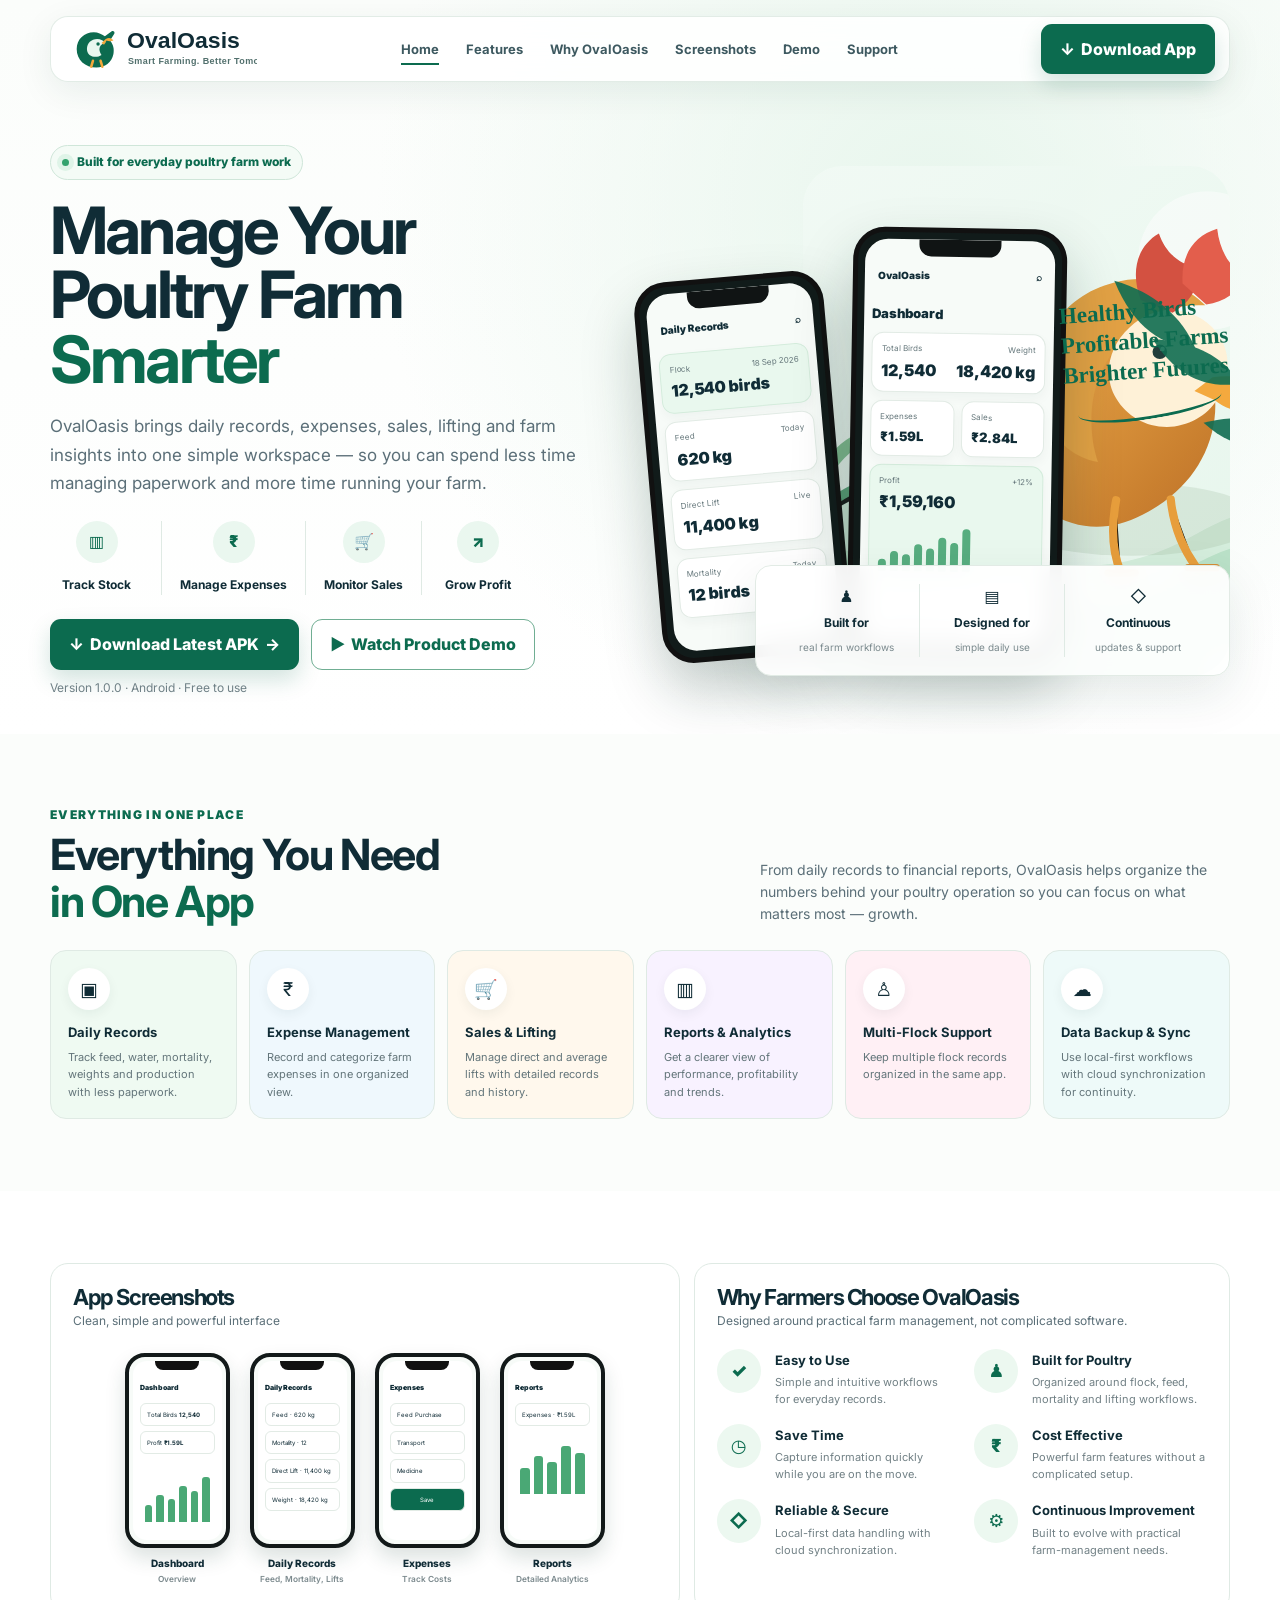
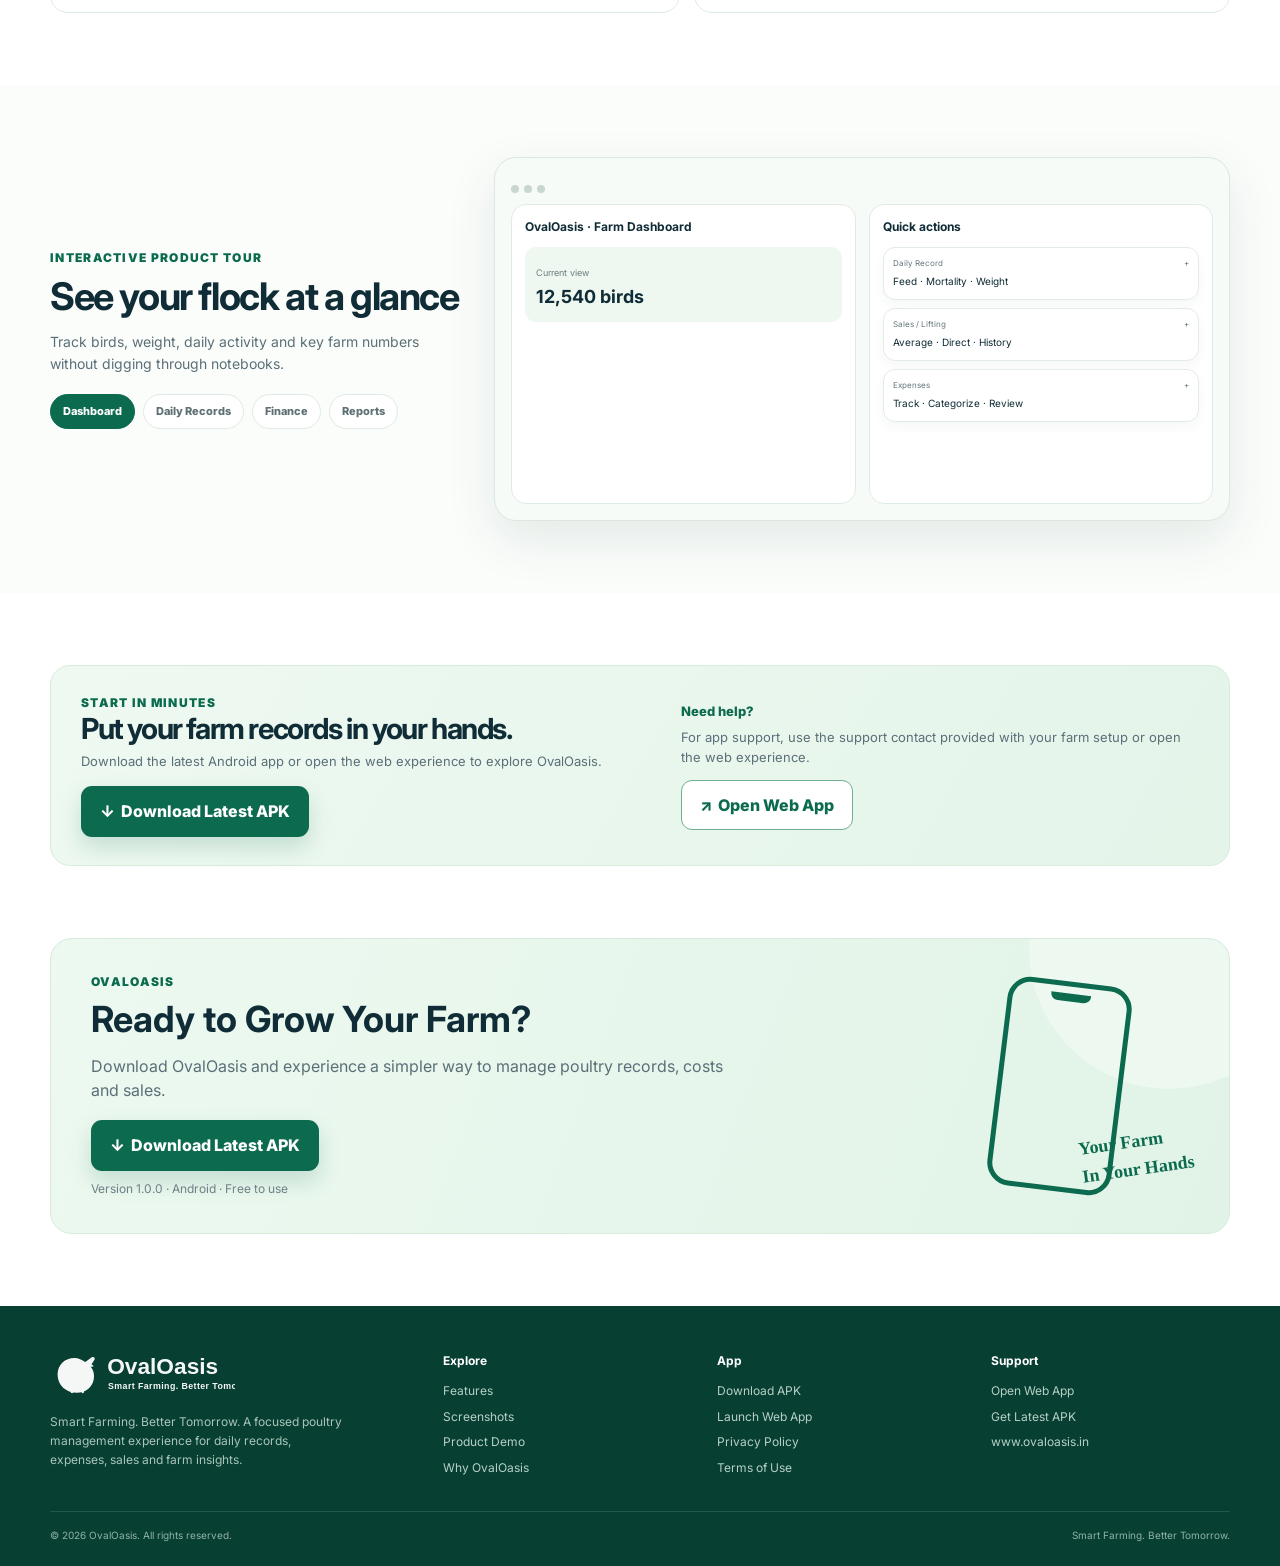
<file: index.html>
<!doctype html>
<html lang="en">
<head>
  <meta charset="utf-8">
  <meta name="viewport" content="width=device-width,initial-scale=1,viewport-fit=cover">
  <meta name="theme-color" content="#0c6b4f">
  <meta name="description" content="OvalOasis is a simple poultry farm management app for daily records, expenses, sales, lifting, reports and multi-flock tracking.">
  <meta property="og:title" content="OvalOasis — Smart Farming. Better Tomorrow.">
  <meta property="og:description" content="Manage your poultry farm smarter with OvalOasis.">
  <meta property="og:type" content="website">
  <meta property="og:url" content="https://www.ovaloasis.in/">
  <meta name="twitter:card" content="summary_large_image">
  <link rel="icon" href="assets/logo.svg" type="image/svg+xml">
  <link rel="preconnect" href="https://fonts.googleapis.com">
  <link rel="preconnect" href="https://fonts.gstatic.com" crossorigin>
  <link href="https://fonts.googleapis.com/css2?family=Inter:wght@400;500;600;700;800;900&display=swap" rel="stylesheet">
  <link rel="stylesheet" href="styles.css">
  <title>OvalOasis | Poultry Farm Management App</title>
</head>
<body>
<a class="skip-link" href="#main">Skip to content</a>

<header class="site-header">
  <div class="container">
    <nav class="nav-shell" aria-label="Main navigation">
      <a class="brand" href="#home" aria-label="OvalOasis home"><img src="assets/logo.svg" alt="OvalOasis"></a>
      <button class="menu-toggle" type="button" aria-label="Open menu" aria-expanded="false">☰</button>
      <div class="nav-links">
        <a class="active" href="#home">Home</a>
        <a href="#features">Features</a>
        <a href="#why">Why OvalOasis</a>
        <a href="#screenshots">Screenshots</a>
        <a href="#tour">Demo</a>
        <a href="#support">Support</a>
      </div>
      <a class="nav-cta" data-apk href="https://github.com/amzy/PoultryInventory-App/releases/download/latest/poultry-inventory.apk">↓&nbsp; Download App</a>
    </nav>
  </div>
</header>

<main id="main">
<section class="hero" id="home">
  <div class="container hero-grid">
    <div class="reveal">
      <div class="eyebrow"><span class="dot"></span> Built for everyday poultry farm work</div>
      <h1>Manage Your Poultry Farm <span>Smarter</span></h1>
      <p class="hero-copy">OvalOasis brings daily records, expenses, sales, lifting and farm insights into one simple workspace — so you can spend less time managing paperwork and more time running your farm.</p>
      <div class="quick-points" aria-label="Key benefits">
        <div class="quick"><div class="quick-icon">▥</div><b>Track Stock</b></div>
        <div class="quick"><div class="quick-icon">₹</div><b>Manage Expenses</b></div>
        <div class="quick"><div class="quick-icon">🛒</div><b>Monitor Sales</b></div>
        <div class="quick"><div class="quick-icon">↗</div><b>Grow Profit</b></div>
      </div>
      <div class="hero-actions">
        <a class="btn-primary" data-apk href="https://github.com/amzy/PoultryInventory-App/releases/download/latest/poultry-inventory.apk">↓&nbsp; Download Latest APK&nbsp; →</a>
        <button class="btn-secondary demo-button" type="button">▶&nbsp; Watch Product Demo</button>
      </div>
      <div class="meta">Version <span id="app-version">1.0.0</span> · Android · Free to use</div>
    </div>

    <div class="hero-visual reveal">
      <img class="farm-art" src="assets/farm-illustration.svg" alt="Healthy poultry farm illustration">
      <div class="phone-cluster">
        <div class="phone float">
          <div class="phone-screen">
            <div class="notch"></div>
            <div class="app-top"><span>Daily Records</span><span>⌕</span></div>
            <div class="app-body">
              <div class="mini-card green"><div class="mini-row"><span>Flock</span><span>18 Sep 2026</span></div><div class="mini-value">12,540 birds</div></div>
              <div class="mini-card"><div class="mini-row"><span>Feed</span><span>Today</span></div><div class="mini-value">620 kg</div></div>
              <div class="mini-card"><div class="mini-row"><span>Direct Lift</span><span>Live</span></div><div class="mini-value">11,400 kg</div></div>
              <div class="mini-card"><div class="mini-row"><span>Mortality</span><span>Today</span></div><div class="mini-value">12 birds</div></div>
            </div>
          </div>
        </div>
        <div class="phone main">
          <div class="phone-screen">
            <div class="notch"></div>
            <div class="app-top"><span>OvalOasis</span><span>⌕</span></div>
            <div class="app-body">
              <div style="font-size:13px;font-weight:900;margin:4px 0 9px">Dashboard</div>
              <div class="mini-card"><div class="mini-row"><span>Total Birds</span><span>Weight</span></div><div style="display:flex;justify-content:space-between"><div class="mini-value">12,540</div><div class="mini-value">18,420 kg</div></div></div>
              <div style="display:grid;grid-template-columns:1fr 1fr;gap:7px">
                <div class="mini-card" style="margin:0"><div class="mini-row"><span>Expenses</span></div><div class="mini-value" style="font-size:13px">₹1.59L</div></div>
                <div class="mini-card" style="margin:0"><div class="mini-row"><span>Sales</span></div><div class="mini-value" style="font-size:13px">₹2.84L</div></div>
              </div>
              <div class="mini-card green" style="margin-top:8px"><div class="mini-row"><span>Profit</span><span>+12%</span></div><div class="mini-value">₹1,59,160</div><div class="spark"><i style="height:25%"></i><i style="height:40%"></i><i style="height:34%"></i><i style="height:54%"></i><i style="height:47%"></i><i style="height:69%"></i><i style="height:58%"></i><i style="height:86%"></i></div></div>
              <div class="mini-card"><div class="mini-row"><span>Recent Activity</span><span>View all</span></div><div style="font-size:8px;margin-top:7px;line-height:1.9">• Feed purchase added<br>• Daily record updated<br>• Lifting sale recorded</div></div>
            </div>
          </div>
        </div>
      </div>
      <div class="hero-note">Healthy Birds<br>Profitable Farms<br>Brighter Futures</div>
      <div class="trust-strip">
        <div class="trust-item"><div>♟</div><strong>Built for</strong><span>real farm workflows</span></div>
        <div class="trust-item"><div>▤</div><strong>Designed for</strong><span>simple daily use</span></div>
        <div class="trust-item"><div>◇</div><strong>Continuous</strong><span>updates & support</span></div>
      </div>
    </div>
  </div>
</section>

<section class="section section-soft" id="features">
  <div class="container">
    <div class="section-head reveal">
      <div><div class="section-kicker">Everything in one place</div><h2>Everything You Need<br><span style="color:var(--green)">in One App</span></h2></div>
      <p>From daily records to financial reports, OvalOasis helps organize the numbers behind your poultry operation so you can focus on what matters most — growth.</p>
    </div>
    <div class="feature-grid">
      <article class="feature-card reveal"><div class="feature-icon">▣</div><h3>Daily Records</h3><p>Track feed, water, mortality, weights and production with less paperwork.</p></article>
      <article class="feature-card reveal"><div class="feature-icon">₹</div><h3>Expense Management</h3><p>Record and categorize farm expenses in one organized view.</p></article>
      <article class="feature-card reveal"><div class="feature-icon">🛒</div><h3>Sales & Lifting</h3><p>Manage direct and average lifts with detailed records and history.</p></article>
      <article class="feature-card reveal"><div class="feature-icon">▥</div><h3>Reports & Analytics</h3><p>Get a clearer view of performance, profitability and trends.</p></article>
      <article class="feature-card reveal"><div class="feature-icon">♙</div><h3>Multi-Flock Support</h3><p>Keep multiple flock records organized in the same app.</p></article>
      <article class="feature-card reveal"><div class="feature-icon">☁</div><h3>Data Backup & Sync</h3><p>Use local-first workflows with cloud synchronization for continuity.</p></article>
    </div>
  </div>
</section>

<section class="section" id="screenshots">
  <div class="container showcase-grid">
    <div class="panel reveal">
      <h2>App Screenshots</h2>
      <p class="panel-sub">Clean, simple and powerful interface</p>
      <div class="screens">
        <div class="screen-card"><div class="screen-phone"><div class="tiny-ui"><div class="tiny-title">Dashboard</div><div class="tiny-box">Total Birds <b>12,540</b></div><div class="tiny-box">Profit <b>₹1.59L</b></div><div class="tiny-bars"><i style="height:30%"></i><i style="height:48%"></i><i style="height:40%"></i><i style="height:62%"></i><i style="height:54%"></i><i style="height:78%"></i></div></div></div><div class="screen-caption">Dashboard<small>Overview</small></div></div>
        <div class="screen-card"><div class="screen-phone"><div class="tiny-ui"><div class="tiny-title">Daily Records</div><div class="tiny-box">Feed · 620 kg</div><div class="tiny-box">Mortality · 12</div><div class="tiny-box">Direct Lift · 11,400 kg</div><div class="tiny-box">Weight · 18,420 kg</div></div></div><div class="screen-caption">Daily Records<small>Feed, Mortality, Lifts</small></div></div>
        <div class="screen-card"><div class="screen-phone"><div class="tiny-ui"><div class="tiny-title">Expenses</div><div class="tiny-box">Feed Purchase</div><div class="tiny-box">Transport</div><div class="tiny-box">Medicine</div><div class="tiny-box" style="background:#0c6b4f;color:#fff;text-align:center">Save</div></div></div><div class="screen-caption">Expenses<small>Track Costs</small></div></div>
        <div class="screen-card"><div class="screen-phone"><div class="tiny-ui"><div class="tiny-title">Reports</div><div class="tiny-box">Expenses · ₹1.59L</div><div class="tiny-bars"><i style="height:45%"></i><i style="height:65%"></i><i style="height:55%"></i><i style="height:83%"></i><i style="height:70%"></i></div></div></div><div class="screen-caption">Reports<small>Detailed Analytics</small></div></div>
      </div>
    </div>

    <div class="panel reveal" id="why">
      <h2>Why Farmers Choose OvalOasis</h2>
      <p class="panel-sub">Designed around practical farm management, not complicated software.</p>
      <div class="why-grid">
        <div class="why"><div class="why-icon">✓</div><div><h3>Easy to Use</h3><p>Simple and intuitive workflows for everyday records.</p></div></div>
        <div class="why"><div class="why-icon">♟</div><div><h3>Built for Poultry</h3><p>Organized around flock, feed, mortality and lifting workflows.</p></div></div>
        <div class="why"><div class="why-icon">◷</div><div><h3>Save Time</h3><p>Capture information quickly while you are on the move.</p></div></div>
        <div class="why"><div class="why-icon">₹</div><div><h3>Cost Effective</h3><p>Powerful farm features without a complicated setup.</p></div></div>
        <div class="why"><div class="why-icon">◇</div><div><h3>Reliable & Secure</h3><p>Local-first data handling with cloud synchronization.</p></div></div>
        <div class="why"><div class="why-icon">⚙</div><div><h3>Continuous Improvement</h3><p>Built to evolve with practical farm-management needs.</p></div></div>
      </div>
    </div>
  </div>
</section>

<section class="section section-soft" id="tour">
  <div class="container tour">
    <div class="tour-copy reveal">
      <div class="section-kicker">Interactive product tour</div>
      <h2 id="tour-title">See your flock at a glance</h2>
      <p id="tour-copy">Track birds, weight, daily activity and key farm numbers without digging through notebooks.</p>
      <div class="tour-tabs" role="tablist" aria-label="Product tour">
        <button class="tour-tab active" type="button">Dashboard</button>
        <button class="tour-tab" type="button">Daily Records</button>
        <button class="tour-tab" type="button">Finance</button>
        <button class="tour-tab" type="button">Reports</button>
      </div>
    </div>
    <div class="demo-window reveal" aria-label="Animated OvalOasis product preview">
      <div class="demo-toolbar"><span class="demo-dot"></span><span class="demo-dot"></span><span class="demo-dot"></span></div>
      <div class="demo-stage">
        <div class="demo-pane">
          <h4>OvalOasis · Farm Dashboard</h4>
          <div class="demo-metric"><span style="font-size:9px;color:#6d7d80">Current view</span><b id="tour-metric">12,540 birds</b></div>
          <div class="demo-chart" id="tour-chart"></div>
        </div>
        <div class="demo-pane">
          <h4>Quick actions</h4>
          <div class="mini-card"><div class="mini-row"><span>Daily Record</span><span>+</span></div><div style="font-size:10px;margin-top:5px">Feed · Mortality · Weight</div></div>
          <div class="mini-card"><div class="mini-row"><span>Sales / Lifting</span><span>+</span></div><div style="font-size:10px;margin-top:5px">Average · Direct · History</div></div>
          <div class="mini-card"><div class="mini-row"><span>Expenses</span><span>+</span></div><div style="font-size:10px;margin-top:5px">Track · Categorize · Review</div></div>
        </div>
      </div>
    </div>
  </div>
</section>

<section class="section" id="support">
  <div class="container">
    <div class="marketing-band reveal">
      <div><div class="section-kicker">Start in minutes</div><h2>Put your farm records in your hands.</h2><p>Download the latest Android app or open the web experience to explore OvalOasis.</p><a class="btn-primary" data-apk href="https://github.com/amzy/PoultryInventory-App/releases/download/latest/poultry-inventory.apk">↓&nbsp; Download Latest APK</a></div>
      <div><div style="font-size:13px;font-weight:800;color:var(--green)">Need help?</div><p style="margin:6px 0 12px">For app support, use the support contact provided with your farm setup or open the web experience.</p><a class="btn-secondary" href="https://app.ovaloasis.in">↗&nbsp; Open Web App</a></div>
    </div>
  </div>
</section>

<section class="cta">
  <div class="container">
    <div class="cta-card reveal">
      <div><div class="section-kicker">OvalOasis</div><h2>Ready to Grow Your Farm?</h2><p>Download OvalOasis and experience a simpler way to manage poultry records, costs and sales.</p><a class="btn-primary" data-apk href="https://github.com/amzy/PoultryInventory-App/releases/download/latest/poultry-inventory.apk">↓&nbsp; Download Latest APK</a><div class="meta">Version <span>1.0.0</span> · Android · Free to use</div></div>
      <div class="cta-art"><div class="phone-outline"></div><div class="hand-note">Your Farm<br>In Your Hands</div></div>
    </div>
  </div>
</section>
</main>

<footer class="footer">
  <div class="container">
    <div class="footer-grid">
      <div class="footer-brand"><img src="assets/logo.svg" alt="OvalOasis"><p>Smart Farming. Better Tomorrow. A focused poultry management experience for daily records, expenses, sales and farm insights.</p></div>
      <div><h4>Explore</h4><div class="footer-links"><a href="#features">Features</a><a href="#screenshots">Screenshots</a><a href="#tour">Product Demo</a><a href="#why">Why OvalOasis</a></div></div>
      <div><h4>App</h4><div class="footer-links"><a data-apk href="https://github.com/amzy/PoultryInventory-App/releases/download/latest/poultry-inventory.apk">Download APK</a><a href="https://app.ovaloasis.in">Launch Web App</a><a href="https://app.ovaloasis.in/privacy-policy.html">Privacy Policy</a><a href="https://app.ovaloasis.in/terms-and-conditions.html">Terms of Use</a></div></div>
      <div><h4>Support</h4><div class="footer-links"><a href="https://app.ovaloasis.in">Open Web App</a><a data-apk href="https://github.com/amzy/PoultryInventory-App/releases/download/latest/poultry-inventory.apk">Get Latest APK</a><a href="https://www.ovaloasis.in/">www.ovaloasis.in</a></div></div>
    </div>
    <div class="footer-bottom"><span>© 2026 OvalOasis. All rights reserved.</span><span>Smart Farming. Better Tomorrow.</span></div>
  </div>
</footer>

<div id="demo-modal" role="dialog" aria-modal="true" aria-label="OvalOasis product demo" style="display:none;position:fixed;inset:0;z-index:100;background:rgba(7,35,28,.72);backdrop-filter:blur(10px);align-items:center;justify-content:center;padding:18px">
  <div style="width:min(920px,100%);max-height:90vh;overflow:auto;background:#f7fbf8;border-radius:24px;padding:18px;box-shadow:0 30px 80px rgba(0,0,0,.3);position:relative">
    <button class="demo-close" type="button" aria-label="Close demo" style="position:absolute;right:14px;top:12px;width:36px;height:36px;border:0;border-radius:50%;background:#fff;font-size:20px;cursor:pointer">×</button>
    <div style="padding:8px 8px 15px"><div class="section-kicker">Product demo</div><h2 style="margin:5px 0;font-size:30px">OvalOasis in motion</h2><p style="margin:0;color:var(--muted);font-size:13px">Explore the main workflows without leaving the page.</p></div>
    <div class="demo-stage" style="height:380px">
      <div class="demo-pane"><h4>Dashboard</h4><div class="demo-metric"><span style="font-size:9px;color:#6d7d80">Farm overview</span><b>12,540 birds</b></div><div class="demo-chart" style="height:170px"><i style="height:35%"></i><i style="height:51%"></i><i style="height:45%"></i><i style="height:66%"></i><i style="height:59%"></i><i style="height:82%"></i><i style="height:93%"></i></div></div>
      <div class="demo-pane"><h4>Daily records & sales</h4><div class="mini-card green"><div class="mini-row"><span>Direct Lift</span><span>Today</span></div><div class="mini-value">11,400 kg</div></div><div class="mini-card"><div class="mini-row"><span>Feed</span><span>620 kg</span></div><div class="mini-value">₹42,300</div></div><div class="mini-card"><div class="mini-row"><span>Mortality</span><span>12 birds</span></div><div class="mini-value">0.10%</div></div><div class="mini-card"><div class="mini-row"><span>Reports</span><span>View</span></div><div style="font-size:9px;margin-top:5px">Performance · Expenses · Sales</div></div></div>
    </div>
  </div>
</div>

<script>
  const modal=document.getElementById('demo-modal');
  document.querySelector('.demo-button')?.addEventListener('click',()=>{modal.style.display='flex';document.body.style.overflow='hidden'});
  document.querySelector('.demo-close')?.addEventListener('click',()=>{modal.style.display='none';document.body.style.overflow=''});
  modal?.addEventListener('click',e=>{if(e.target===modal){modal.style.display='none';document.body.style.overflow=''}});
</script>
<script src="script.js" defer></script>
</body>
</html>
</file>
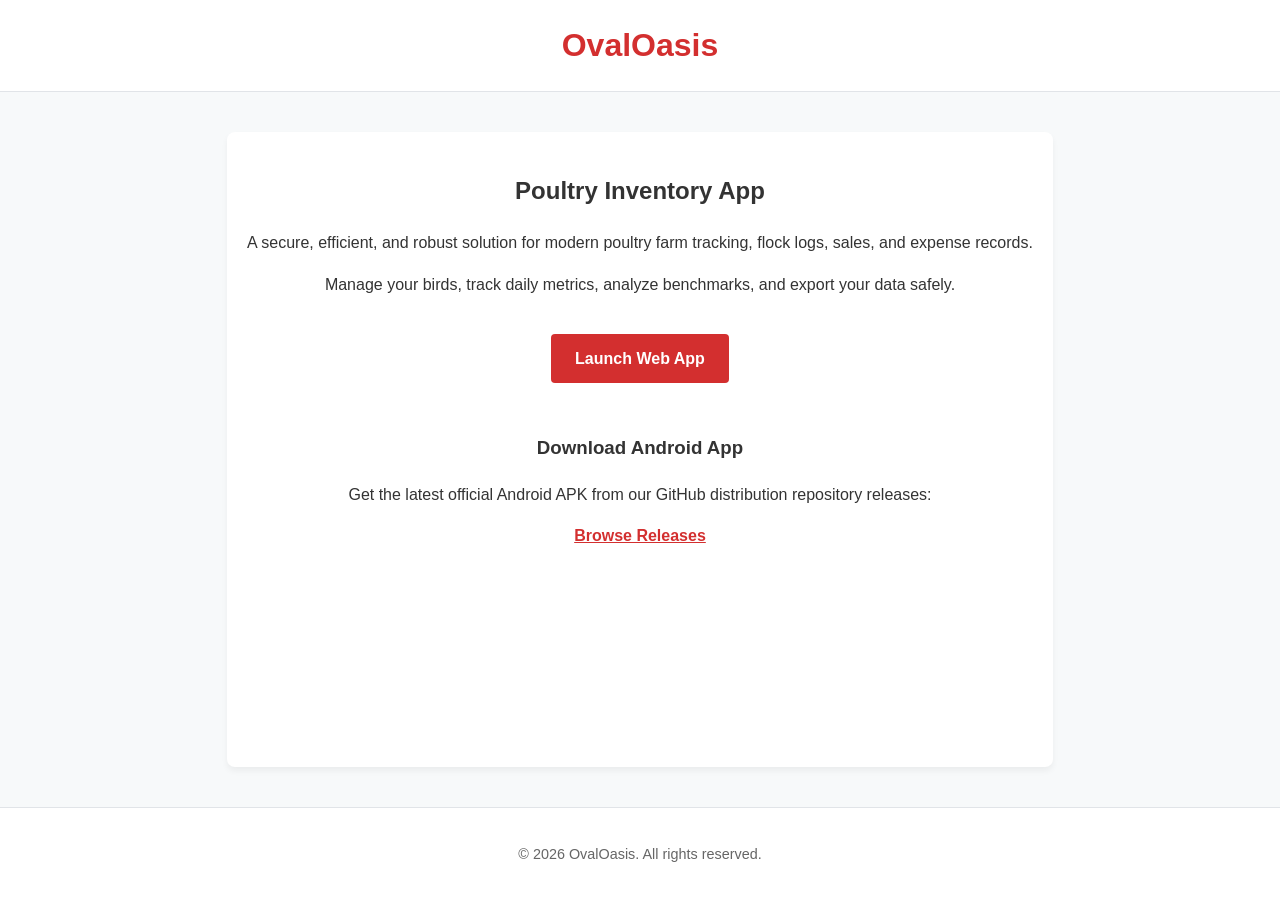
<file: website/index.html>
<!DOCTYPE html>
<html lang="en">
<head>
    <meta charset="UTF-8">
    <meta name="viewport" content="width=device-width, initial-scale=1.0">
    <title>OvalOasis - Poultry Inventory Management</title>
    <style>
        body {
            font-family: -apple-system, BlinkMacSystemFont, "Segoe UI", Roboto, Helvetica, Arial, sans-serif;
            line-height: 1.6;
            margin: 0;
            padding: 0;
            color: #333;
            background-color: #f7f9fa;
            display: flex;
            flex-direction: column;
            min-height: 100vh;
        }
        header {
            background-color: #ffffff;
            border-bottom: 1px solid #e1e4e8;
            padding: 20px;
            text-align: center;
        }
        header h1 {
            margin: 0;
            color: #d32f2f;
            font-size: 2rem;
        }
        main {
            flex: 1;
            max-width: 800px;
            margin: 40px auto;
            padding: 20px;
            text-align: center;
            background: #ffffff;
            border-radius: 8px;
            box-shadow: 0 4px 6px rgba(0,0,0,0.05);
        }
        .cta-button {
            display: inline-block;
            background-color: #d32f2f;
            color: #ffffff;
            padding: 12px 24px;
            margin: 20px 0;
            font-weight: bold;
            text-decoration: none;
            border-radius: 4px;
            transition: background-color 0.2s ease;
        }
        .cta-button:hover {
            background-color: #b71c1c;
        }
        footer {
            text-align: center;
            padding: 20px;
            font-size: 0.9rem;
            color: #666;
            border-top: 1px solid #e1e4e8;
            background-color: #ffffff;
        }
    </style>
</head>
<body>
    <header>
        <h1>OvalOasis</h1>
    </header>
    <main>
        <h2>Poultry Inventory App</h2>
        <p>A secure, efficient, and robust solution for modern poultry farm tracking, flock logs, sales, and expense records.</p>
        <p>Manage your birds, track daily metrics, analyze benchmarks, and export your data safely.</p>
        
        <a href="https://app.ovaloasis.in" class="cta-button">Launch Web App</a>
        
        <div style="margin-top: 30px;">
            <h3>Download Android App</h3>
            <p>Get the latest official Android APK from our GitHub distribution repository releases:</p>
            <a href="https://github.com/amzy/PoultryInventory-App/releases" style="color: #d32f2f; font-weight: bold; text-decoration: underline;">Browse Releases</a>
        </div>
    </main>
    <footer>
        <p>&copy; 2026 OvalOasis. All rights reserved.</p>
    </footer>
</body>
</html>
</file>
<file: styles.css>
:root{--green:#0c6b4f;--green-2:#0f8a64;--green-3:#dff4e8;--ink:#102c36;--muted:#5b6f78;--cream:#f8fbf8;--line:#dfeae4;--white:#fff;--orange:#f4a83b;--shadow:0 18px 50px rgba(18,59,47,.10);--radius:22px}*{box-sizing:border-box}html{scroll-behavior:smooth}body{margin:0;color:var(--ink);font-family:Inter,ui-sans-serif,system-ui,-apple-system,BlinkMacSystemFont,"Segoe UI",sans-serif;background:#fff;line-height:1.55}a{color:inherit;text-decoration:none}button{font:inherit}img{max-width:100%;display:block}.container{width:min(1180px,calc(100% - 40px));margin:auto}.skip-link{position:fixed;left:16px;top:-60px;background:var(--green);color:#fff;padding:10px 14px;border-radius:10px;z-index:1000}.skip-link:focus{top:16px}.site-header{position:fixed;inset:16px 0 auto;z-index:50}.nav-shell{height:66px;display:flex;align-items:center;justify-content:space-between;padding:8px 14px 8px 18px;background:rgba(255,255,255,.88);backdrop-filter:blur(18px);border:1px solid rgba(223,234,228,.9);border-radius:18px;box-shadow:0 10px 35px rgba(18,59,47,.08)}.brand img{width:188px;height:auto}.nav-links{display:flex;align-items:center;gap:27px;font-size:13px;font-weight:700;color:#3d5960}.nav-links a{position:relative;padding:8px 0}.nav-links a:after{content:"";position:absolute;left:0;right:100%;bottom:2px;height:2px;background:var(--green);transition:right .25s}.nav-links a:hover:after,.nav-links a.active:after{right:0}.nav-cta,.btn-primary{display:inline-flex;align-items:center;justify-content:center;gap:10px;background:var(--green);color:#fff;border:0;border-radius:11px;padding:13px 19px;font-weight:800;box-shadow:0 10px 22px rgba(12,107,79,.18);transition:transform .25s,box-shadow .25s,background .25s}.nav-cta:hover,.btn-primary:hover{transform:translateY(-2px);background:#09583f;box-shadow:0 14px 30px rgba(12,107,79,.25)}.menu-toggle{display:none;border:0;background:transparent;font-size:25px;color:var(--green)}.hero{padding:145px 0 36px;background:radial-gradient(circle at 73% 28%,#e8f6ed 0,rgba(232,246,237,.45) 27%,transparent 52%),linear-gradient(180deg,#fbfdfb 0,#fff 100%);overflow:hidden}.hero-grid{display:grid;grid-template-columns:1.02fr 1.08fr;align-items:center;gap:26px}.eyebrow{display:inline-flex;align-items:center;gap:8px;padding:7px 11px;border:1px solid #cfe6d9;border-radius:999px;background:#f4fbf6;color:var(--green);font-size:12px;font-weight:800}.eyebrow .dot{width:7px;height:7px;border-radius:50%;background:#32a36d;box-shadow:0 0 0 5px #dff4e8}.hero h1{font-size:clamp(44px,5.1vw,70px);line-height:.99;letter-spacing:-2.8px;margin:19px 0 20px;max-width:680px}.hero h1 span{color:var(--green)}.hero-copy{font-size:17px;line-height:1.65;color:var(--muted);max-width:570px}.quick-points{display:flex;gap:0;margin:24px 0}.quick{min-width:112px;padding:0 18px;border-right:1px solid var(--line);text-align:center}.quick:first-child{padding-left:0}.quick:last-child{border:0}.quick-icon{width:42px;height:42px;border-radius:50%;display:grid;place-items:center;margin:0 auto 8px;background:#eaf7ef;color:var(--green);font-weight:900}.quick b{font-size:12px}.hero-actions{display:flex;gap:12px;flex-wrap:wrap}.btn-secondary{display:inline-flex;align-items:center;gap:10px;padding:12px 18px;border:1.5px solid #70ae93;border-radius:11px;color:var(--green);font-weight:800;background:#fff;transition:.25s}.btn-secondary:hover{background:#f3fbf6;transform:translateY(-2px)}.meta{font-size:12px;color:#6f8086;margin-top:9px}.hero-visual{position:relative;min-height:510px}.farm-art{position:absolute;inset:0 0 0 auto;width:72%;height:100%;object-fit:cover;border-radius:40px;opacity:.98}.phone-cluster{position:absolute;left:2%;bottom:18px;display:flex;align-items:flex-end;gap:12px;z-index:2}.phone{width:190px;height:382px;background:#111b1a;border:5px solid #111;border-radius:32px;padding:7px;box-shadow:0 28px 55px rgba(14,48,39,.25);transform:rotate(-5deg);overflow:hidden}.phone.main{width:214px;height:430px;transform:rotate(1deg);margin-bottom:0}.phone-screen{height:100%;border-radius:23px;background:#f7fbf8;overflow:hidden;position:relative}.notch{width:82px;height:17px;background:#101414;border-radius:0 0 12px 12px;position:absolute;left:50%;top:0;transform:translateX(-50%);z-index:3}.app-top{height:52px;padding:19px 13px 8px;display:flex;justify-content:space-between;align-items:end;font-size:10px;font-weight:900}.app-body{padding:8px}.mini-card{background:#fff;border:1px solid #e2ebe5;border-radius:12px;padding:9px;margin-bottom:8px;box-shadow:0 5px 12px rgba(18,59,47,.04)}.mini-card.green{background:#e9f8ee;border-color:#d4ecdc}.mini-row{display:flex;justify-content:space-between;gap:6px;font-size:8px;color:#65777b}.mini-value{font-size:16px;font-weight:900;margin-top:3px}.spark{height:50px;display:flex;align-items:flex-end;gap:4px;margin-top:7px}.spark i{display:block;width:8px;border-radius:5px 5px 1px 1px;background:#57ad7f}.hero-note{position:absolute;right:0;top:130px;z-index:4;max-width:270px;color:#0c6b4f;font-size:23px;line-height:1.3;font-family:"Segoe Print","Bradley Hand",cursive;font-weight:700;transform:rotate(-4deg)}.hero-note:after{content:"";display:block;width:145px;height:26px;border-bottom:3px solid var(--green);border-radius:50%;transform:rotate(-5deg);margin:4px 0 0 12px}.trust-strip{position:absolute;right:0;bottom:0;z-index:4;display:grid;grid-template-columns:repeat(3,1fr);width:min(520px,80%);padding:18px;background:rgba(255,255,255,.94);backdrop-filter:blur(12px);border:1px solid #e2ebe5;border-radius:16px;box-shadow:var(--shadow)}.trust-item{text-align:center;padding:0 14px;border-right:1px solid var(--line)}.trust-item:last-child{border:0}.trust-item strong{display:block;font-size:12px;margin-top:5px}.trust-item span{font-size:10px;color:#7b8a8e}.section{padding:72px 0}.section-soft{background:#fbfdfb}.section-head{display:flex;justify-content:space-between;gap:35px;align-items:end;margin-bottom:26px}.section-kicker{font-size:12px;font-weight:900;color:var(--green);text-transform:uppercase;letter-spacing:1.3px}.section h2{font-size:clamp(30px,3.4vw,43px);line-height:1.08;letter-spacing:-1.4px;margin:7px 0 0}.section-head p{max-width:470px;color:var(--muted);margin:0;font-size:14px}.feature-grid{display:grid;grid-template-columns:repeat(6,1fr);gap:12px}.feature-card{min-height:148px;padding:17px;border:1px solid var(--line);border-radius:16px;transition:transform .25s,box-shadow .25s}.feature-card:nth-child(1){background:#effaf2}.feature-card:nth-child(2){background:#eff8fd}.feature-card:nth-child(3){background:#fff8ed}.feature-card:nth-child(4){background:#f8f2ff}.feature-card:nth-child(5){background:#fff0f5}.feature-card:nth-child(6){background:#eefaf9}.feature-card:hover{transform:translateY(-5px);box-shadow:0 14px 30px rgba(18,59,47,.09)}.feature-icon{width:42px;height:42px;border-radius:50%;display:grid;place-items:center;background:#fff;margin-bottom:12px;font-size:19px;box-shadow:0 4px 12px rgba(18,59,47,.06)}.feature-card h3{font-size:13px;margin:0 0 7px}.feature-card p{font-size:11px;color:#63757a;margin:0}.showcase-grid{display:grid;grid-template-columns:1.08fr .92fr;gap:14px}.panel{border:1px solid var(--line);border-radius:18px;background:#fff;padding:22px;overflow:hidden}.panel h2{font-size:22px;margin:0 0 3px}.panel-sub{font-size:12px;color:var(--muted);margin:0 0 18px}.screens{display:flex;justify-content:center;gap:20px;align-items:flex-end;padding:4px 0 4px}.screen-card{width:105px}.screen-phone{height:195px;border:4px solid #121919;border-radius:20px;background:#f7fbf8;padding:4px;box-shadow:0 10px 20px rgba(18,59,47,.15)}.screen-caption{text-align:center;font-size:10px;font-weight:800;margin-top:8px}.screen-caption small{display:block;color:#7b898d;font-weight:600;margin-top:2px}.tiny-ui{height:100%;border-radius:14px;background:#fff;padding:13px 7px 7px;position:relative;overflow:hidden}.tiny-ui:before{content:"";position:absolute;top:0;left:50%;transform:translateX(-50%);width:44px;height:9px;border-radius:0 0 8px 8px;background:#111}.tiny-title{font-size:7px;font-weight:900;margin:9px 0}.tiny-box{border:1px solid #e2ebe5;border-radius:6px;padding:6px;margin-bottom:5px;font-size:6px}.tiny-bars{height:68px;display:flex;align-items:end;gap:4px;padding:5px}.tiny-bars i{flex:1;background:#4aa875;border-radius:3px 3px 0 0}.why-grid{display:grid;grid-template-columns:1fr 1fr;gap:16px 25px;margin-top:14px}.why{display:grid;grid-template-columns:47px 1fr;gap:11px;align-items:start}.why-icon{width:44px;height:44px;border-radius:50%;display:grid;place-items:center;background:#ecf8f0;color:var(--green);font-weight:900;font-size:18px}.why h3{font-size:13px;margin:1px 0 4px}.why p{font-size:11px;color:#718085;margin:0}.marketing-band{display:grid;grid-template-columns:1fr .9fr;align-items:center;gap:25px;background:linear-gradient(120deg,#eef9f1,#e4f4e9);border:1px solid #d6ecdd;border-radius:20px;padding:28px 30px}.marketing-band h2{font-size:29px;margin:0 0 7px}.marketing-band p{color:var(--muted);font-size:13px;margin:0 0 15px}.tour{position:relative;display:grid;grid-template-columns:.72fr 1.28fr;gap:30px;align-items:center}.tour-copy h2{font-size:38px;line-height:1.08;margin:8px 0 12px}.tour-copy p{color:var(--muted);font-size:14px}.tour-tabs{display:flex;gap:8px;flex-wrap:wrap;margin-top:20px}.tour-tab{border:1px solid var(--line);background:#fff;border-radius:999px;padding:8px 12px;font-size:11px;font-weight:800;color:#5e7075;cursor:pointer}.tour-tab.active{background:var(--green);border-color:var(--green);color:#fff}.demo-window{border:1px solid #dbe7e0;border-radius:22px;background:#f7fbf8;padding:16px;box-shadow:var(--shadow);min-height:360px}.demo-toolbar{height:30px;display:flex;gap:5px;align-items:center}.demo-dot{width:8px;height:8px;border-radius:50%;background:#c8d7d0}.demo-stage{height:300px;display:grid;grid-template-columns:1fr 1fr;gap:13px}.demo-pane{background:#fff;border:1px solid #e1ebe5;border-radius:15px;padding:13px;overflow:hidden}.demo-pane h4{font-size:12px;margin:0 0 10px}.demo-metric{padding:11px;border-radius:11px;background:#eef8f1;margin-bottom:8px}.demo-metric b{display:block;font-size:18px}.demo-chart{height:115px;display:flex;align-items:end;gap:7px;padding:12px 5px 5px}.demo-chart i{flex:1;background:#62b486;border-radius:5px 5px 2px 2px;animation:barPulse 2.2s ease-in-out infinite alternate}.demo-chart i:nth-child(2){height:38%}.demo-chart i:nth-child(3){height:58%}.demo-chart i:nth-child(4){height:47%}.demo-chart i:nth-child(5){height:75%}.demo-chart i:nth-child(6){height:64%}.demo-chart i:nth-child(7){height:91%}@keyframes barPulse{to{transform:scaleY(.75);transform-origin:bottom}}.cta{padding:0 0 72px}.cta-card{position:relative;overflow:hidden;display:grid;grid-template-columns:1.2fr .8fr;align-items:center;background:linear-gradient(110deg,#edf9f0,#e1f3e7);border:1px solid #d5ebdc;border-radius:22px;padding:34px 40px}.cta-card:after{content:"";position:absolute;width:280px;height:280px;border-radius:50%;background:#fff;opacity:.35;right:-80px;top:-130px}.cta-card h2{font-size:36px;margin:0 0 6px}.cta-card p{color:var(--muted);margin:0 0 17px}.cta-art{justify-self:end;width:260px;position:relative;z-index:2}.phone-outline{width:125px;height:210px;border:5px solid var(--green);border-radius:23px;margin:auto;position:relative;transform:rotate(7deg)}.phone-outline:before{content:"";position:absolute;left:50%;top:7px;transform:translateX(-50%);width:40px;height:8px;background:var(--green);border-radius:0 0 7px 7px}.hand-note{position:absolute;right:-4px;bottom:7px;color:var(--green);font-family:"Segoe Print","Bradley Hand",cursive;font-weight:700;font-size:18px;transform:rotate(-8deg)}.footer{background:#073f32;color:#dceee7;padding:42px 0 22px}.footer-grid{display:grid;grid-template-columns:1.5fr 1fr 1fr 1fr;gap:35px}.footer-brand img{width:185px;filter:brightness(0) invert(1);opacity:.96}.footer p{font-size:12px;color:#a9c5ba;max-width:300px}.footer h4{font-size:12px;margin:4px 0 12px;color:#fff}.footer-links{display:grid;gap:7px;font-size:12px;color:#b7d0c6}.footer-links a:hover{color:#fff}.footer-bottom{border-top:1px solid rgba(255,255,255,.12);margin-top:30px;padding-top:16px;display:flex;justify-content:space-between;gap:15px;font-size:10px;color:#91b3a7}.reveal{opacity:1;transform:none}.js-reveal .reveal{opacity:0;transform:translateY(22px);transition:opacity .7s ease,transform .7s ease}.js-reveal .reveal.visible{opacity:1;transform:none}.float{animation:float 5s ease-in-out infinite}@keyframes float{0%,100%{transform:translateY(0)}50%{transform:translateY(-10px)}}@media(max-width:1050px){.nav-links{gap:15px}.hero-grid{grid-template-columns:1fr}.hero-visual{min-height:500px}.feature-grid{grid-template-columns:repeat(3,1fr)}.showcase-grid,.tour{grid-template-columns:1fr}.cta-card{grid-template-columns:1fr}.cta-art{justify-self:center;margin-top:10px}.footer-grid{grid-template-columns:2fr 1fr 1fr}}@media(max-width:760px){.container{width:min(100% - 28px,1180px)}.site-header{inset:8px 0 auto}.nav-shell{height:58px}.brand img{width:155px}.menu-toggle{display:block}.nav-links{display:none;position:absolute;left:14px;right:14px;top:65px;background:#fff;border:1px solid var(--line);border-radius:16px;padding:12px;box-shadow:var(--shadow);flex-direction:column;align-items:stretch}.nav-links.open{display:flex}.nav-links a{padding:11px 12px}.nav-cta{display:none}.hero{padding-top:105px}.hero h1{letter-spacing:-1.8px;font-size:46px}.quick-points{overflow:auto}.quick{min-width:100px}.hero-visual{min-height:560px}.farm-art{width:100%;height:68%;bottom:0;top:auto}.phone-cluster{left:2%;bottom:40px;transform:scale(.82);transform-origin:left bottom}.hero-note{right:0;top:80px;font-size:18px}.trust-strip{bottom:0;width:100%;padding:12px 6px}.trust-item{padding:0 5px}.trust-item strong{font-size:10px}.trust-item span{font-size:8px}.section{padding:55px 0}.section-head{display:block}.section-head p{margin-top:12px}.feature-grid{grid-template-columns:1fr 1fr}.screens{gap:8px}.screen-card{width:78px}.screen-phone{height:150px}.why-grid{gap:18px 12px}.marketing-band{grid-template-columns:1fr;padding:22px}.tour-copy h2{font-size:32px}.demo-stage{grid-template-columns:1fr}.demo-pane:nth-child(2){display:none}.cta-card{padding:28px 24px}.cta-card h2{font-size:31px}.footer-grid{grid-template-columns:1fr 1fr}.footer-brand{grid-column:1/-1}.footer-bottom{display:block}.footer-bottom span{display:block;margin-top:6px}}@media(max-width:460px){.hero h1{font-size:40px}.hero-copy{font-size:15px}.quick{min-width:92px;padding:0 8px}.hero-actions>*{width:100%}.hero-visual{min-height:530px}.phone{width:150px;height:300px}.phone.main{width:172px;height:346px}.phone-cluster{transform:scale(.75)}.hero-note{font-size:15px;max-width:180px}.feature-grid{grid-template-columns:1fr}.screens{justify-content:space-between}.screen-card:nth-child(4){display:none}.why-grid{grid-template-columns:1fr}.footer-grid{grid-template-columns:1fr}.footer-brand{grid-column:auto}}@media(prefers-reduced-motion:reduce){html{scroll-behavior:auto}.reveal{transition:none}.float,.demo-chart i{animation:none}}
/* Mobile-first refinement: keep the marketing site touch-friendly instead of shrinking the desktop composition. */
@media (max-width: 760px){
  body{overflow-x:hidden}
  .container{width:calc(100% - 24px)}
  .site-header{inset:7px 0 auto}
  .nav-shell{height:56px;padding:7px 10px 7px 13px;border-radius:15px}
  .brand img{width:143px}
  .menu-toggle{width:42px;height:42px;display:grid;place-items:center;border-radius:11px;background:#eef8f2;font-size:22px;line-height:1}
  .nav-links{left:8px;right:8px;top:64px;padding:7px;border-radius:16px;gap:2px;max-height:calc(100svh - 82px);overflow:auto}
  .nav-links a{padding:13px 14px;border-radius:10px}
  .nav-links a:hover,.nav-links a.active{background:#eef8f2}
  .nav-links a:after{display:none}
  .hero{padding:94px 0 22px}
  .hero-grid{display:flex;flex-direction:column;gap:18px}
  .hero h1{font-size:clamp(38px,11vw,48px);letter-spacing:-2px;line-height:1.01;margin:16px 0}
  .hero-copy{font-size:15px;line-height:1.65}
  .quick-points{display:grid;grid-template-columns:repeat(2,minmax(0,1fr));gap:8px;margin:18px 0}
  .quick{min-width:0;border:1px solid var(--line);border-radius:13px;padding:10px 7px!important;background:#fff}
  .quick-icon{width:36px;height:36px;margin-bottom:5px}
  .quick b{font-size:11px}
  .hero-actions{display:grid;grid-template-columns:1fr;gap:9px}
  .hero-actions>*{width:100%;min-height:48px}
  .hero-visual{min-height:500px;width:100%;margin-top:4px;overflow:hidden;border-radius:22px;background:linear-gradient(180deg,#eef9f1,#fff)}
  .farm-art{width:100%;height:53%;top:auto;bottom:0;object-fit:cover;border-radius:0;opacity:.82}
  .phone-cluster{left:50%;bottom:25px;transform:translateX(-50%) scale(.67);transform-origin:center bottom;gap:7px;width:max-content}
  .phone{width:176px;height:352px}
  .phone.main{width:196px;height:394px}
  .hero-note{top:28px;right:16px;font-size:15px;line-height:1.25;max-width:160px}
  .hero-note:after{width:90px;height:15px;border-width:2px}
  .trust-strip{left:10px;right:10px;bottom:8px;width:auto;padding:10px 3px;border-radius:14px;grid-template-columns:repeat(3,1fr)}
  .trust-item{padding:0 4px}
  .trust-item>div{font-size:13px}
  .trust-item strong{font-size:9px}
  .trust-item span{font-size:7px}
  .section{padding:48px 0}
  .section h2{font-size:30px;letter-spacing:-1px}
  .section-head{display:block;margin-bottom:20px}
  .section-head p{font-size:13px;margin-top:10px}
  .feature-grid{grid-template-columns:1fr;gap:9px}
  .feature-card{min-height:auto;padding:15px;display:grid;grid-template-columns:44px 1fr;column-gap:12px;align-items:start}
  .feature-icon{grid-row:span 2;margin:0}
  .feature-card h3{margin:2px 0 4px}
  .feature-card p{font-size:11px}
  .showcase-grid{grid-template-columns:1fr;gap:10px}
  .panel{padding:17px}
  .screens{display:grid;grid-template-columns:repeat(3,1fr);gap:9px;align-items:start}
  .screen-card{width:auto}
  .screen-phone{height:168px;border-radius:17px}
  .screen-caption{font-size:9px}
  .screen-caption small{font-size:8px}
  .screen-card:nth-child(4){display:none}
  .why-grid{grid-template-columns:1fr;gap:14px}
  .why{grid-template-columns:42px 1fr}
  .why-icon{width:40px;height:40px}
  .marketing-band{grid-template-columns:1fr;gap:22px;padding:21px;border-radius:17px}
  .marketing-band h2{font-size:26px}
  .tour{grid-template-columns:1fr;gap:18px}
  .tour-copy h2{font-size:30px}
  .tour-tabs{overflow:auto;flex-wrap:nowrap;padding-bottom:3px;margin-right:-4px}
  .tour-tab{flex:0 0 auto;padding:9px 12px}
  .demo-window{min-height:300px;padding:11px;border-radius:17px}
  .demo-stage{height:250px;grid-template-columns:1fr}
  .demo-pane:nth-child(2){display:none}
  .cta{padding-bottom:48px}
  .cta-card{grid-template-columns:1fr;padding:25px 20px;border-radius:18px}
  .cta-card h2{font-size:29px}
  .cta-art{width:190px;justify-self:center}
  .footer{padding:34px 0 18px}
  .footer-grid{grid-template-columns:1fr 1fr;gap:22px 18px}
  .footer-brand{grid-column:1/-1}
  .footer-brand img{width:160px}
  .footer-bottom{display:block}
  .footer-bottom span{display:block;margin-top:6px}
}
@media (max-width:430px){
  .container{width:calc(100% - 20px)}
  .hero h1{font-size:37px}
  .hero-visual{min-height:460px}
  .phone-cluster{transform:translateX(-50%) scale(.58);bottom:23px}
  .trust-strip{left:6px;right:6px}
  .trust-item strong{font-size:8px}
  .screens{gap:6px}
  .screen-phone{height:154px}
  .footer-grid{grid-template-columns:1fr}
  .footer-brand{grid-column:auto}
}
</file>
